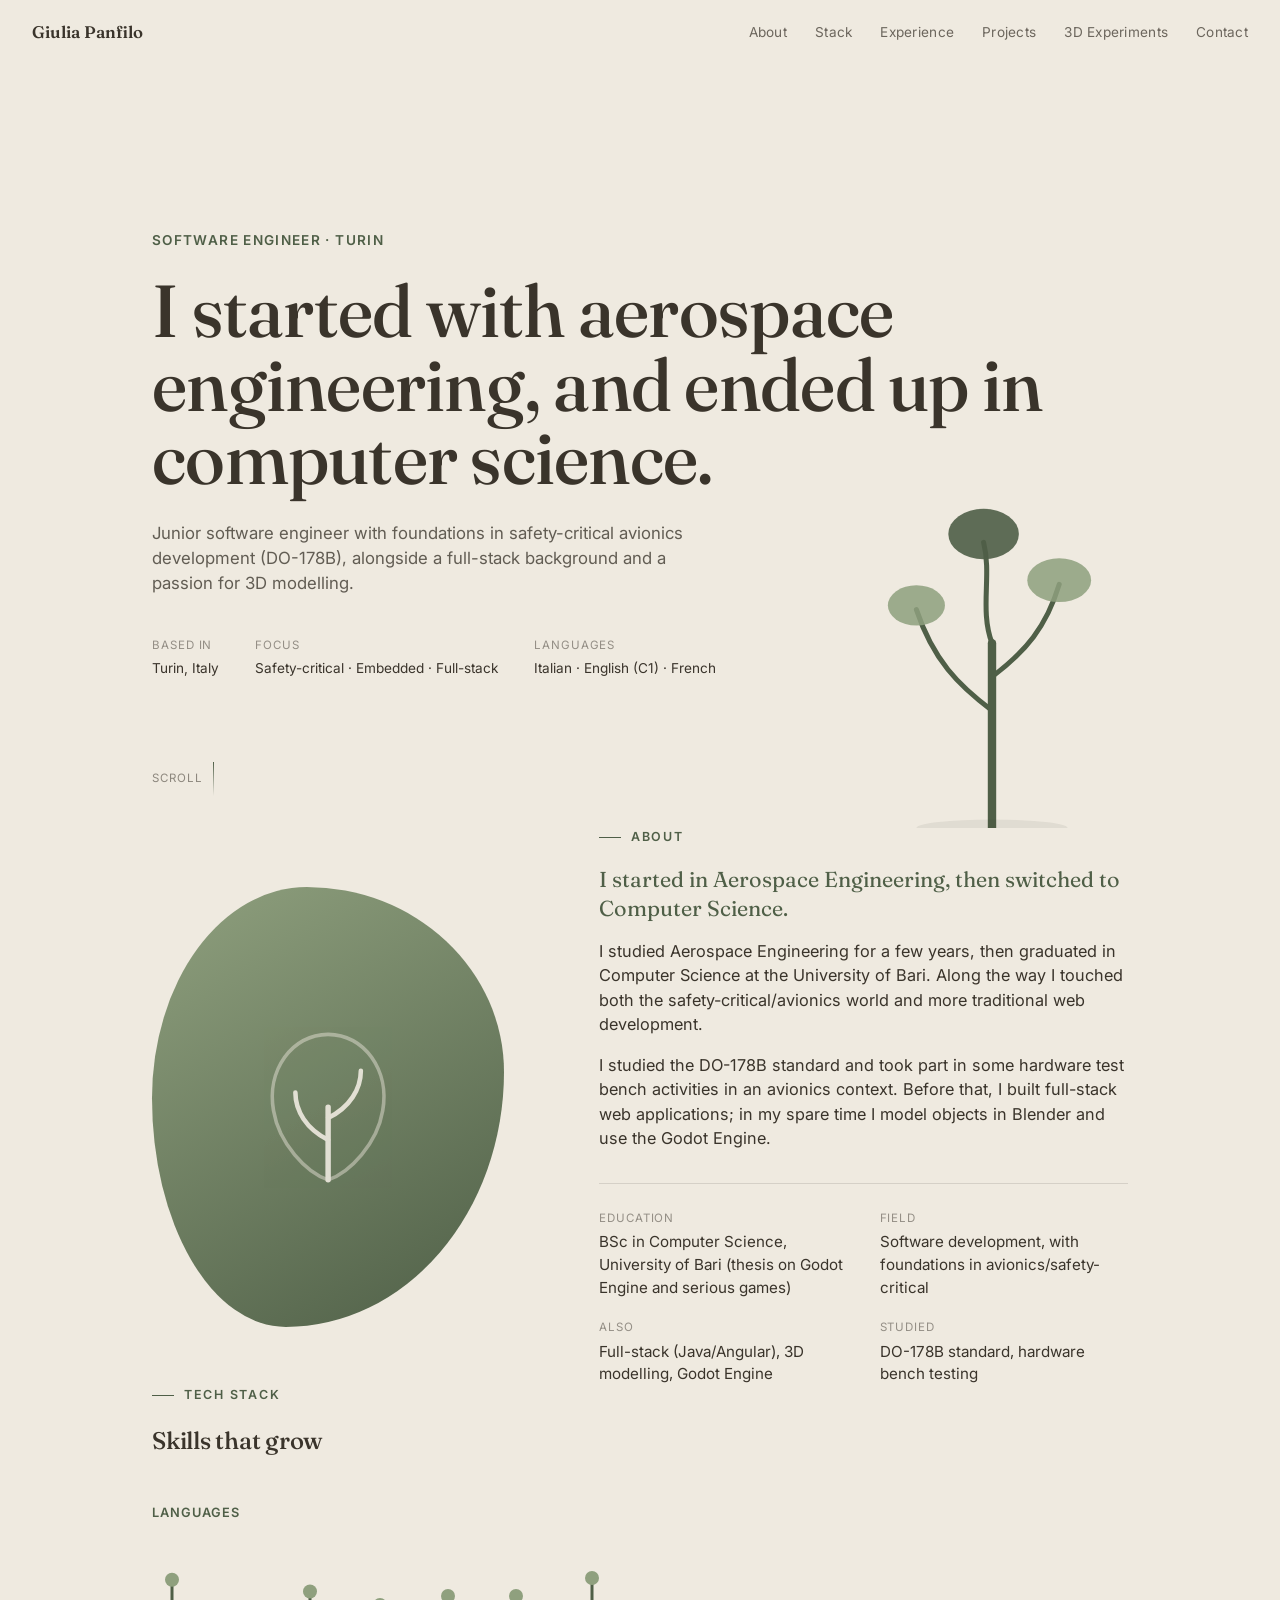
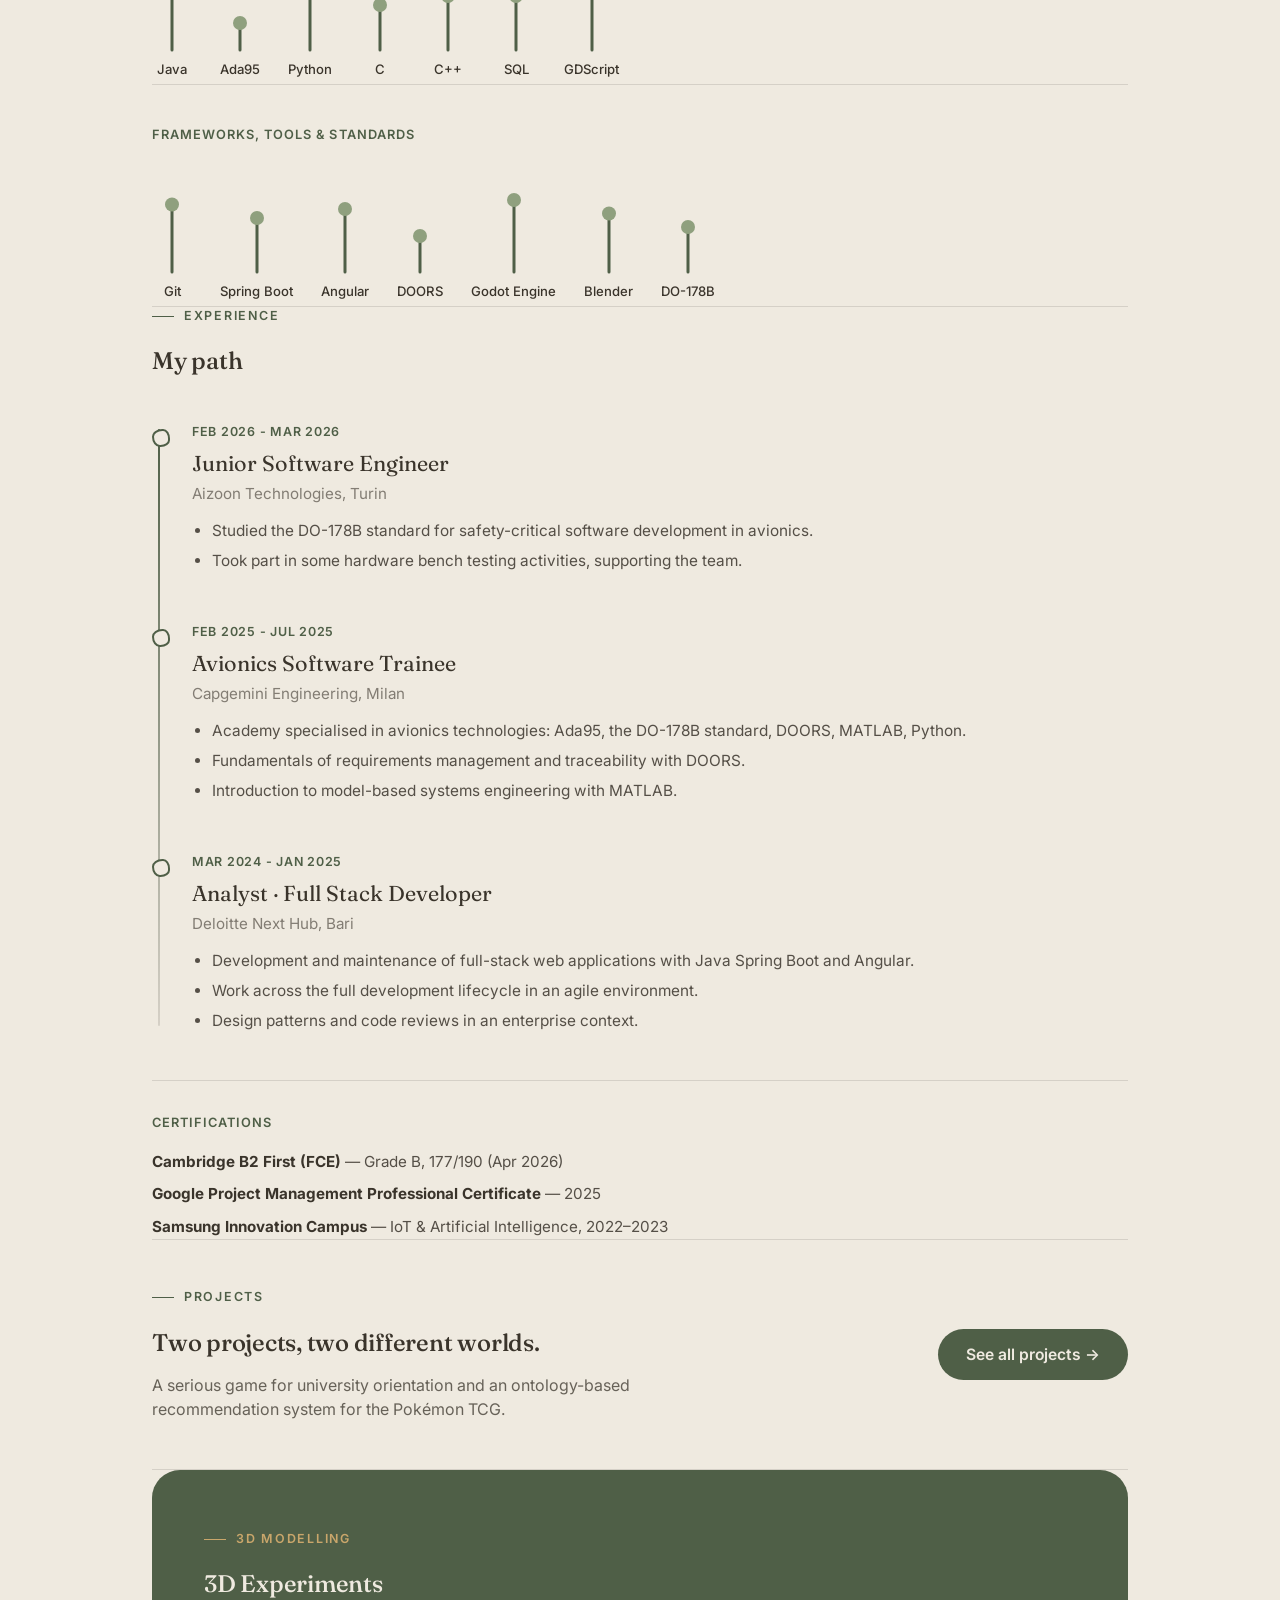
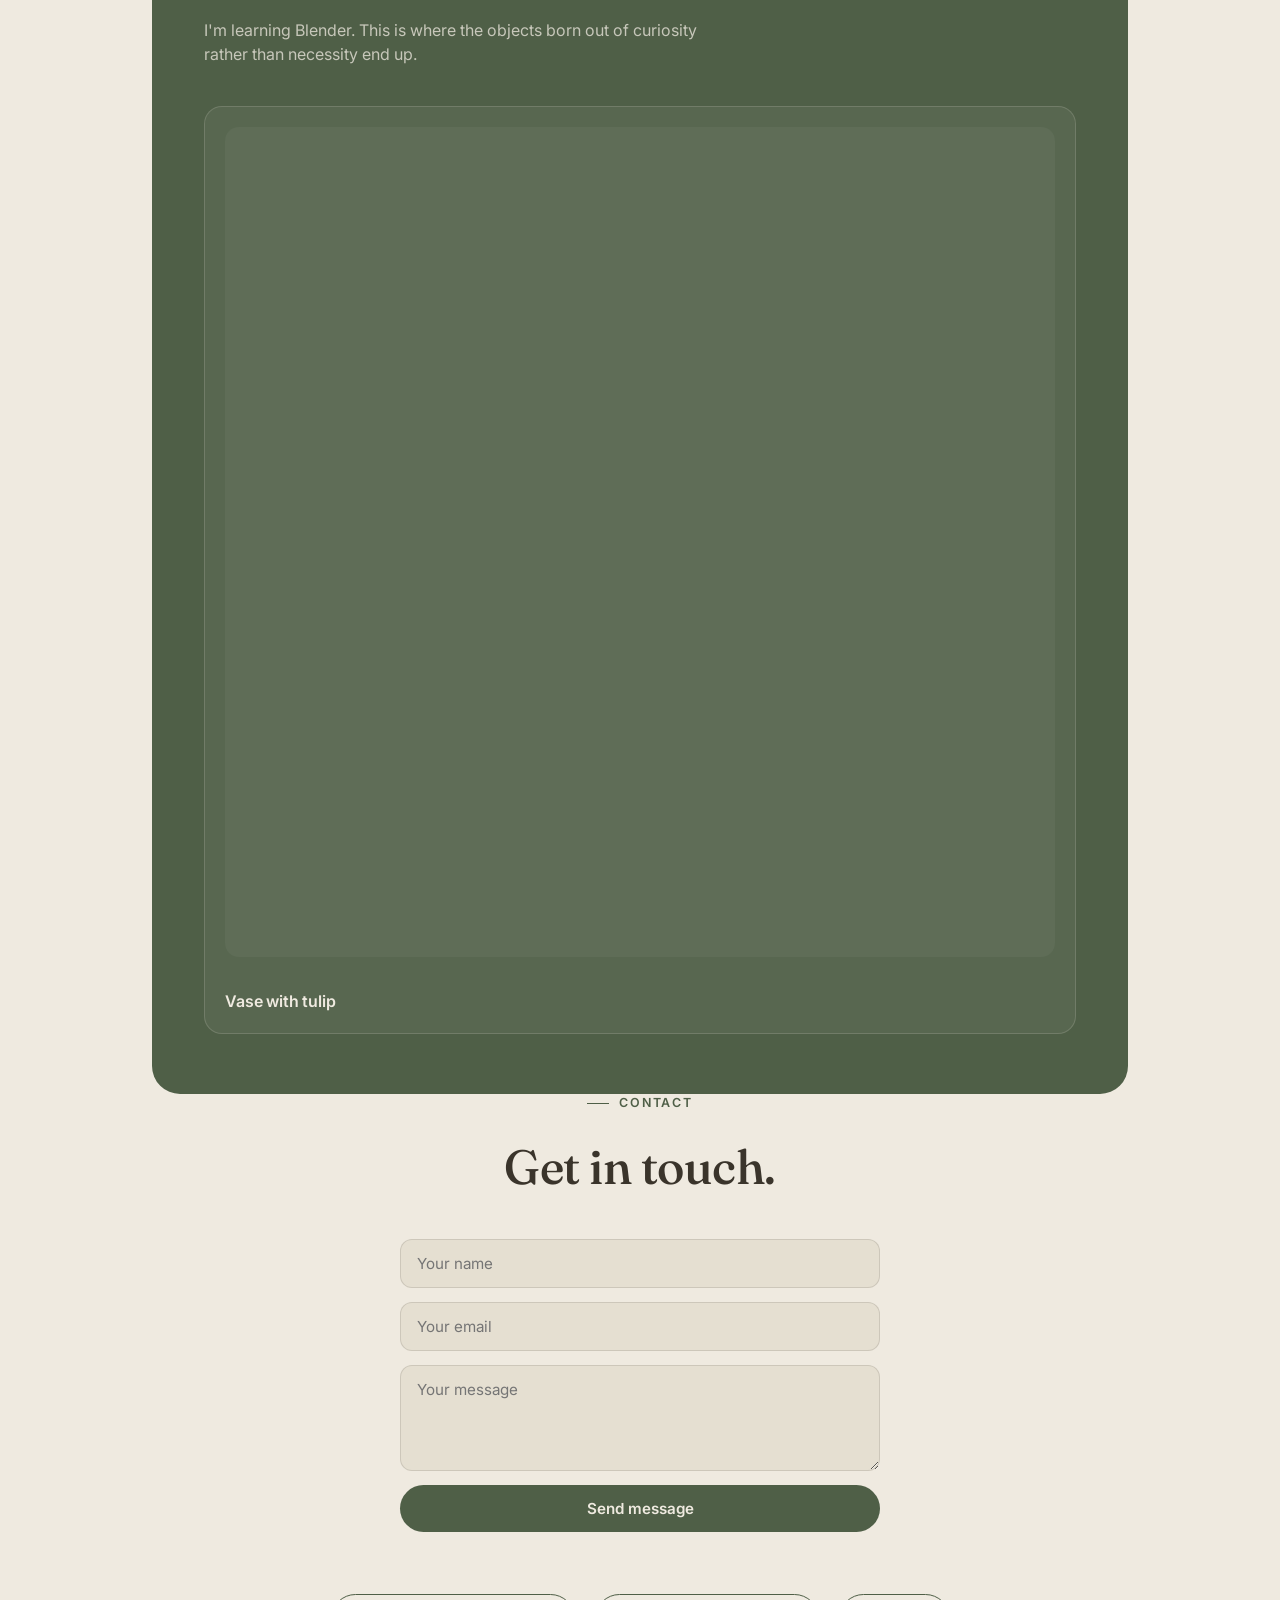
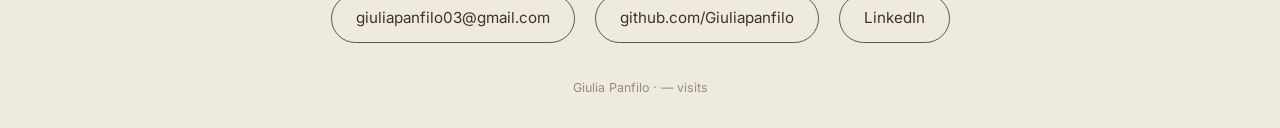
<file: index.html>
<!DOCTYPE html>
<html lang="en">
<head>
<meta charset="UTF-8">
<meta name="viewport" content="width=device-width, initial-scale=1.0">
<title>Giulia Panfilo · Software Engineer</title>
<link rel="preconnect" href="https://fonts.googleapis.com">
<link rel="preconnect" href="https://fonts.gstatic.com" crossorigin>
<link href="https://fonts.googleapis.com/css2?family=Fraunces:ital,opsz,wght@0,9..144,300;0,9..144,500;0,9..144,600;1,9..144,500&family=Inter:wght@400;500;600&display=swap" rel="stylesheet">
<link rel="stylesheet" href="css/style.css">
</head>
<body>

<nav id="nav">
  <div class="nav-mark">Giulia Panfilo</div>
  <ul class="nav-links">
    <li><a href="#chi-sono">About</a></li>
    <li><a href="#stack">Stack</a></li>
    <li><a href="#esperienza">Experience</a></li>
    <li><a href="progetti.html">Projects</a></li>
    <li><a href="#lab">3D Experiments</a></li>
    <li><a href="#contatti">Contact</a></li>
  </ul>
</nav>

<!-- ============ HERO ============ -->
<header class="hero wrap">
  <div class="hero-tag">Software Engineer · Turin</div>
  <h1>I started with aerospace engineering, and ended up in computer science.</h1>
  <p class="hero-sub">Junior software engineer with foundations in safety-critical avionics development (DO-178B), alongside a full-stack background and a passion for 3D modelling.</p>

  <div class="hero-meta">
    <div><span>Based in</span> Turin, Italy</div>
    <div><span>Focus</span> Safety-critical · Embedded · Full-stack</div>
    <div><span>Languages</span> Italian · English (C1) · French</div>
  </div>

  <div class="scroll-cue">Scroll</div>

  <svg class="hero-scene" viewBox="0 0 400 600" preserveAspectRatio="xMaxYMax meet">
    <path d="M200 600 L200 380" stroke="#4F5F47" stroke-width="10" stroke-linecap="round"/>
    <path d="M200 460 C160 430 130 400 110 340" stroke="#4F5F47" stroke-width="6" fill="none" stroke-linecap="round"/>
    <path d="M200 420 C240 390 265 360 280 310" stroke="#4F5F47" stroke-width="6" fill="none" stroke-linecap="round"/>
    <path d="M200 380 C185 340 200 300 190 260" stroke="#4F5F47" stroke-width="6" fill="none" stroke-linecap="round"/>
    <ellipse cx="110" cy="335" rx="34" ry="24" fill="#8FA07E" opacity="0.85"/>
    <ellipse cx="280" cy="305" rx="38" ry="26" fill="#8FA07E" opacity="0.85"/>
    <ellipse cx="190" cy="250" rx="42" ry="30" fill="#4F5F47" opacity="0.9"/>
    <ellipse cx="200" cy="600" rx="90" ry="10" fill="#3A342B" opacity="0.08"/>
  </svg>
</header>

<!-- ============ ABOUT ============ -->
<section id="chi-sono" class="wrap">
  <div class="about-grid">
    <div class="blob-portrait reveal">
      <svg viewBox="0 0 120 120" fill="none">
        <path d="M60 20 C40 20 26 40 30 62 C33 80 48 96 60 100 C72 96 87 80 90 62 C94 40 80 20 60 20Z" stroke="#EFEAE0" stroke-width="2" opacity="0.5"/>
        <path d="M60 100 L60 60" stroke="#EFEAE0" stroke-width="3" stroke-linecap="round"/>
        <path d="M60 78 C48 72 42 62 42 52" stroke="#EFEAE0" stroke-width="2.5" fill="none" stroke-linecap="round"/>
        <path d="M60 66 C72 60 78 50 78 40" stroke="#EFEAE0" stroke-width="2.5" fill="none" stroke-linecap="round"/>
      </svg>
    </div>

    <div class="about-text">
      <div class="eyebrow">About</div>
      <p class="lede">I started in Aerospace Engineering, then switched to Computer Science.</p>
      <p>I studied Aerospace Engineering for a few years, then graduated in Computer Science at the University of Bari. Along the way I touched both the safety-critical/avionics world and more traditional web development.</p>
      <p>I studied the DO-178B standard and took part in some hardware test bench activities in an avionics context. Before that, I built full-stack web applications; in my spare time I model objects in Blender and use the Godot Engine.</p>

      <dl class="about-facts">
        <div><dt>Education</dt><dd>BSc in Computer Science, University of Bari (thesis on Godot Engine and serious games)</dd></div>
        <div><dt>Field</dt><dd>Software development, with foundations in avionics/safety-critical</dd></div>
        <div><dt>Also</dt><dd>Full-stack (Java/Angular), 3D modelling, Godot Engine</dd></div>
        <div><dt>Studied</dt><dd>DO-178B standard, hardware bench testing</dd></div>
      </dl>
    </div>
  </div>
</section>

<!-- ============ TECH STACK ============ -->
<section id="stack" class="wrap">
  <div class="skills-intro reveal">
    <div class="eyebrow">Tech stack</div>
    <h2>Skills that grow</h2>
  </div>

  <div class="skill-groups">
    <div class="skill-group reveal">
      <div class="skill-group-label">Languages</div>
      <div class="stem-field">
        <div class="stem" data-height="0.78" data-name="Java"></div>
        <div class="stem" data-height="0.3" data-name="Ada95"></div>
        <div class="stem" data-height="0.65" data-name="Python"></div>
        <div class="stem" data-height="0.5" data-name="C"></div>
        <div class="stem" data-height="0.6" data-name="C++"></div>
        <div class="stem" data-height="0.6" data-name="SQL"></div>
        <div class="stem" data-height="0.8" data-name="GDScript"></div>
      </div>
    </div>

    <div class="skill-group reveal">
      <div class="skill-group-label">Frameworks, tools &amp; standards</div>
      <div class="stem-field">
        <div class="stem" data-height="0.75" data-name="Git"></div>
        <div class="stem" data-height="0.6" data-name="Spring Boot"></div>
        <div class="stem" data-height="0.7" data-name="Angular"></div>
        <div class="stem" data-height="0.4" data-name="DOORS"></div>
        <div class="stem" data-height="0.8" data-name="Godot Engine"></div>
        <div class="stem" data-height="0.65" data-name="Blender"></div>
        <div class="stem" data-height="0.5" data-name="DO-178B"></div>
      </div>
    </div>
  </div>
</section>

<!-- ============ EXPERIENCE ============ -->
<section id="esperienza" class="wrap">
  <div class="skills-intro reveal">
    <div class="eyebrow">Experience</div>
    <h2>My path</h2>
  </div>

  <div class="timeline">
    <div class="job reveal">
      <div class="job-period">Feb 2026 - Mar 2026</div>
      <div class="job-role">Junior Software Engineer</div>
      <div class="job-org">Aizoon Technologies, Turin</div>
      <ul>
        <li>Studied the DO-178B standard for safety-critical software development in avionics.</li>
        <li>Took part in some hardware bench testing activities, supporting the team.</li>
      </ul>
    </div>

    <div class="job reveal">
      <div class="job-period">Feb 2025 - Jul 2025</div>
      <div class="job-role">Avionics Software Trainee</div>
      <div class="job-org">Capgemini Engineering, Milan</div>
      <ul>
        <li>Academy specialised in avionics technologies: Ada95, the DO-178B standard, DOORS, MATLAB, Python.</li>
        <li>Fundamentals of requirements management and traceability with DOORS.</li>
        <li>Introduction to model-based systems engineering with MATLAB.</li>
      </ul>
    </div>

    <div class="job reveal">
      <div class="job-period">Mar 2024 - Jan 2025</div>
      <div class="job-role">Analyst · Full Stack Developer</div>
      <div class="job-org">Deloitte Next Hub, Bari</div>
      <ul>
        <li>Development and maintenance of full-stack web applications with Java Spring Boot and Angular.</li>
        <li>Work across the full development lifecycle in an agile environment.</li>
        <li>Design patterns and code reviews in an enterprise context.</li>
      </ul>
    </div>
  </div>
  <div class="certifications reveal">
  <div class="skill-group-label">Certifications</div>
  <ul class="cert-list">
    <li><strong>Cambridge B2 First (FCE)</strong> — Grade B, 177/190 (Apr 2026)</li>
    <li><strong>Google Project Management Professional Certificate</strong> — 2025</li>
    <li><strong>Samsung Innovation Campus</strong> — IoT & Artificial Intelligence, 2022–2023</li>
  </ul>
</div>
</section>

<!-- ============ PROJECTS TEASER ============ -->
<section id="progetti-teaser" class="wrap">
  <div class="projects-teaser reveal">
    <div>
      <div class="eyebrow">Projects</div>
      <h2>Two projects, two different worlds.</h2>
      <p>A serious game for university orientation and an ontology-based recommendation system for the Pokémon TCG.</p>
    </div>
    <a href="progetti.html" class="teaser-cta">See all projects →</a>
  </div>
</section>

<!-- ============ 3D EXPERIMENTS ============ -->
<section id="lab" class="wrap">
  <div class="lab reveal">
    <div class="eyebrow">3D Modelling</div>
    <h2>3D Experiments</h2>
    <p class="lab-sub">I'm learning Blender. This is where the objects born out of curiosity rather than necessity end up.</p>

    <div class="lab-grid">
      <div class="lab-card">
        <div class="model-slot" data-model="models/tulipvase1.glb"></div>
        <div>
          <h3>Vase with tulip</h3>
        </div>
      </div>
    </div>
  </div>
</section>

<!-- ============ CONTACT ============ -->
<section id="contatti" class="wrap contact">
  <div class="eyebrow" style="justify-content:center;">Contact</div>
  <h2>Get in touch.</h2>

  <form id="contact-form" class="contact-form">
    <input type="hidden" name="access_key" value="dff0dc2d-3e3f-4c60-bac7-74f50e1c25f4">
    <input type="text" name="name" placeholder="Your name" required>
    <input type="email" name="email" placeholder="Your email" required>
    <textarea name="message" placeholder="Your message" rows="4" required></textarea>
    <button type="submit">Send message</button>
    <p id="form-status"></p>
  </form>

  <div class="contact-links">
    <a href="mailto:giuliapanfilo03@gmail.com">giuliapanfilo03@gmail.com</a>
    <a href="https://github.com/Giuliapanfilo" target="_blank" rel="noopener">github.com/Giuliapanfilo</a>
    <a href="https://www.linkedin.com/in/giuliapanfilo1997" target="_blank" rel="noopener">LinkedIn</a>
  </div>
</section>

<footer>Giulia Panfilo · <span id="visit-count">...</span> visits</footer>

<script src="js/ui.js"></script>
<script src="js/visits.js"></script>
<script src="js/contact.js"></script>

<script type="module" src="js/models.js"></script>

</body>
</html>
</file>
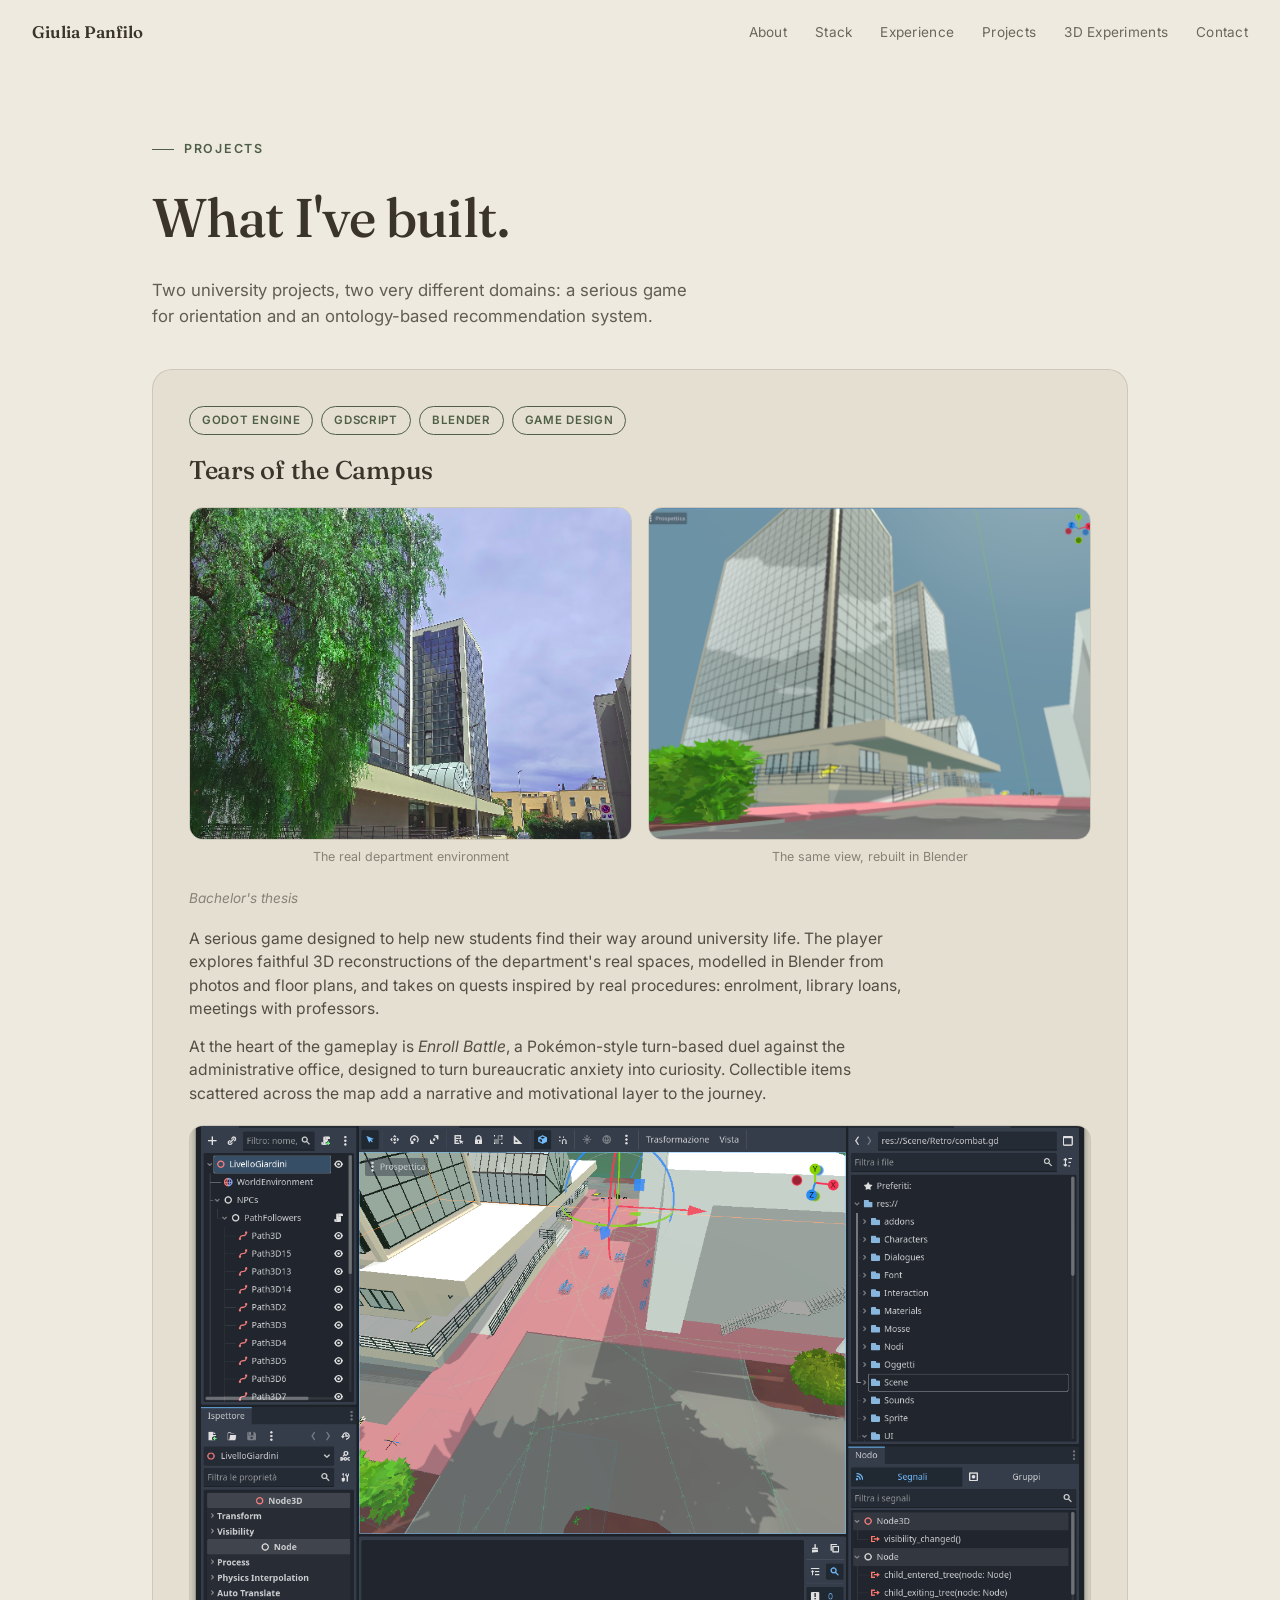
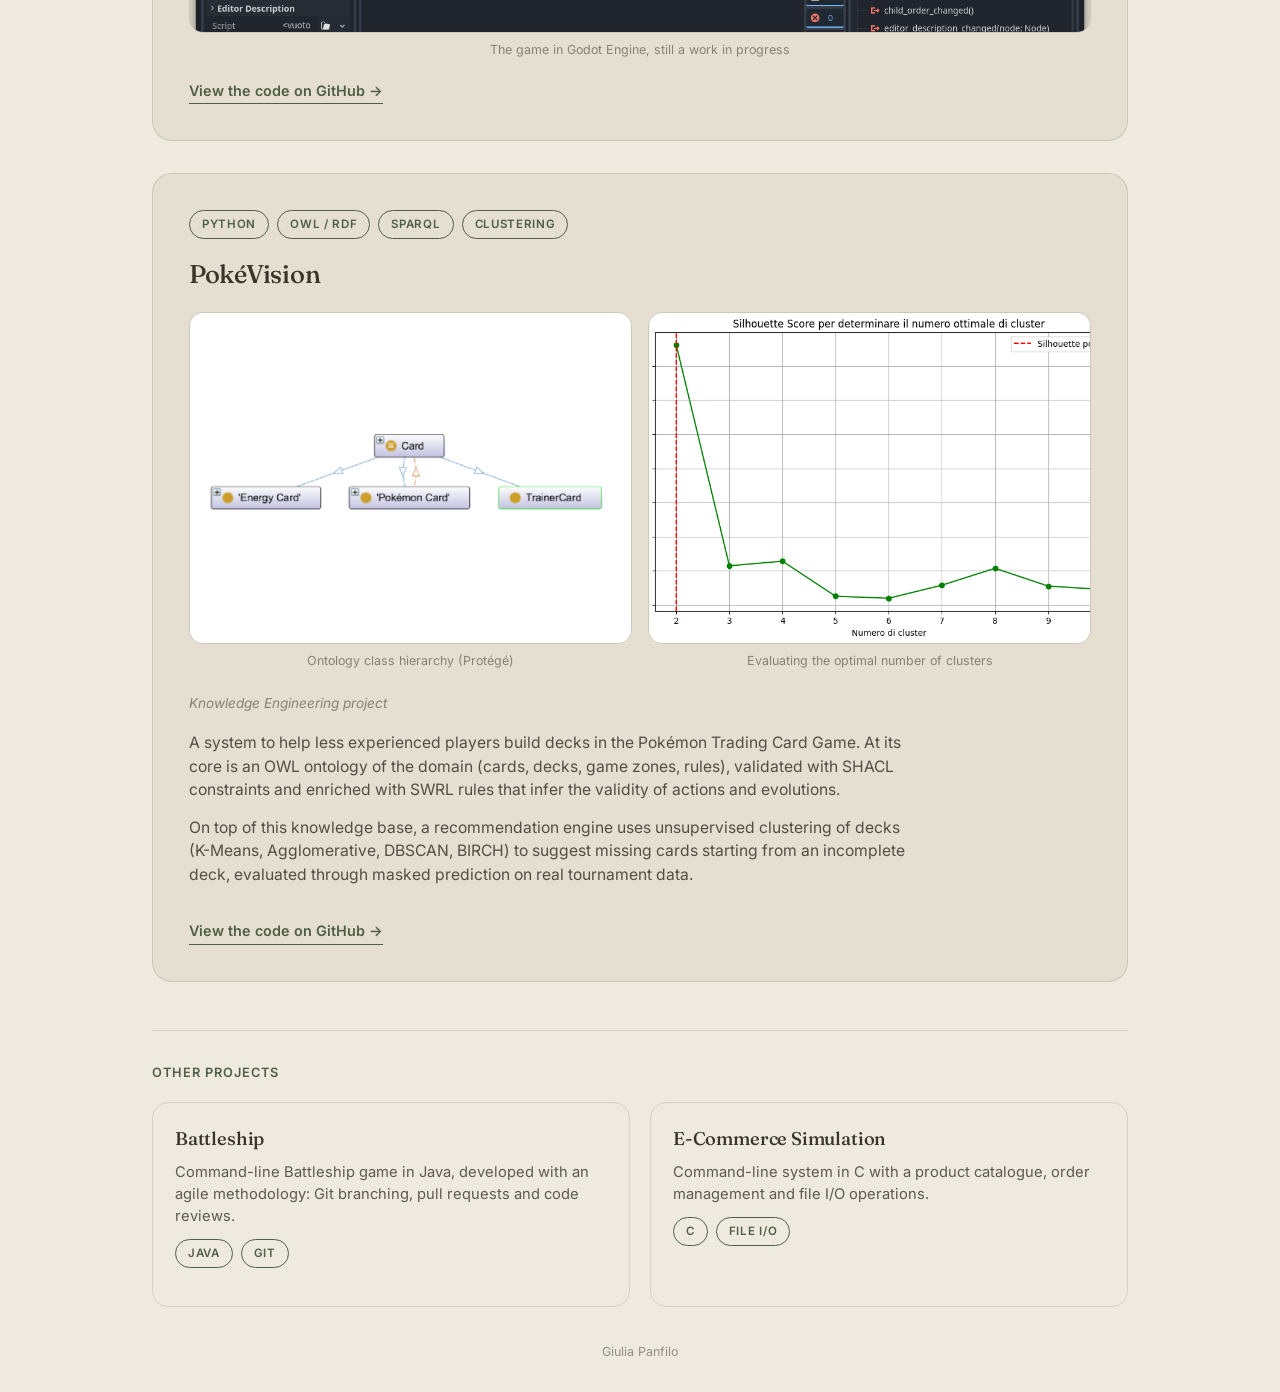
<file: progetti.html>
<!DOCTYPE html>
<html lang="en">
<head>
<meta charset="UTF-8">
<meta name="viewport" content="width=device-width, initial-scale=1.0">
<title>Projects · Giulia Panfilo</title>
<link rel="preconnect" href="https://fonts.googleapis.com">
<link rel="preconnect" href="https://fonts.gstatic.com" crossorigin>
<link href="https://fonts.googleapis.com/css2?family=Fraunces:ital,opsz,wght@0,9..144,300;0,9..144,500;0,9..144,600;1,9..144,500&family=Inter:wght@400;500;600&display=swap" rel="stylesheet">
<link rel="stylesheet" href="css/style.css">
</head>
<body>

<nav id="nav">
  <div class="nav-mark"><a href="index.html" style="text-decoration:none; color:inherit;">Giulia Panfilo</a></div>
  <ul class="nav-links">
    <li><a href="index.html#chi-sono">About</a></li>
    <li><a href="index.html#stack">Stack</a></li>
    <li><a href="index.html#esperienza">Experience</a></li>
    <li><a href="progetti.html">Projects</a></li>
    <li><a href="index.html#lab">3D Experiments</a></li>
    <li><a href="index.html#contatti">Contact</a></li>
  </ul>
</nav>

<header class="wrap" style="padding-top:140px; padding-bottom:40px;">
  <div class="eyebrow">Projects</div>
  <h1 style="font-size:clamp(2rem,5vw,3.4rem); max-width:760px;">What I've built.</h1>
  <p class="hero-sub" style="margin-top:20px;">Two university projects, two very different domains: a serious game for orientation and an ontology-based recommendation system.</p>
</header>

<section class="wrap" style="padding-top:0;">
  <div class="projects-grid">

    <article class="project-card reveal">
      <div class="project-tags">
        <span class="tag-pill">Godot Engine</span>
        <span class="tag-pill">GDScript</span>
        <span class="tag-pill">Blender</span>
        <span class="tag-pill">Game Design</span>
      </div>
      <h2>Tears of the Campus</h2>
      <div class="project-compare">
        <figure>
          <img src="images/diboutside2.png" alt="Real photo of the department's exterior" loading="lazy">
          <figcaption>The real department environment</figcaption>
        </figure>
        <figure>
          <img src="images/diboutsideblender.png" alt="3D reconstruction of the department in Blender" loading="lazy">
          <figcaption>The same view, rebuilt in Blender</figcaption>
        </figure>
      </div>
      <p class="project-role">Bachelor's thesis</p>
      <p>A serious game designed to help new students find their way around university life. The player explores faithful 3D reconstructions of the department's real spaces, modelled in Blender from photos and floor plans, and takes on quests inspired by real procedures: enrolment, library loans, meetings with professors.</p>
      <p>At the heart of the gameplay is <em>Enroll Battle</em>, a Pokémon-style turn-based duel against the administrative office, designed to turn bureaucratic anxiety into curiosity. Collectible items scattered across the map add a narrative and motivational layer to the journey.</p>
      <figure class="project-single-media">
        <img src="images/godot.png" alt="In-game screenshot in Godot Engine, work-in-progress version" loading="lazy">
        <figcaption>The game in Godot Engine, still a work in progress</figcaption>
      </figure>
      <a href="https://github.com/Giuliapanfilo/TearsOfTheCampus" target="_blank" rel="noopener" class="repo-link">View the code on GitHub →</a>
    </article>

    <article class="project-card reveal">
      <div class="project-tags">
        <span class="tag-pill">Python</span>
        <span class="tag-pill">OWL / RDF</span>
        <span class="tag-pill">SPARQL</span>
        <span class="tag-pill">Clustering</span>
      </div>
      <h2>PokéVision</h2>
      <div class="project-compare">
        <figure>
          <img src="images/Card.png" alt="Class graph of the OWL ontology, with Card specialised into EnergyCard, PokemonCard and TrainerCard" loading="lazy">
          <figcaption>Ontology class hierarchy (Protégé)</figcaption>
        </figure>
        <figure>
          <img src="images/KEYWORDS_QUANTITY_silhouette.png" alt="Elbow and silhouette score charts for determining the optimal number of clusters" loading="lazy">
          <figcaption>Evaluating the optimal number of clusters</figcaption>
        </figure>
      </div>
      <p class="project-role">Knowledge Engineering project</p>
      <p>A system to help less experienced players build decks in the Pokémon Trading Card Game. At its core is an OWL ontology of the domain (cards, decks, game zones, rules), validated with SHACL constraints and enriched with SWRL rules that infer the validity of actions and evolutions.</p>
      <p>On top of this knowledge base, a recommendation engine uses unsupervised clustering of decks (K-Means, Agglomerative, DBSCAN, BIRCH) to suggest missing cards starting from an incomplete deck, evaluated through masked prediction on real tournament data.</p>
      <a href="https://github.com/Giuliapanfilo/pokemonDeckBuilder" target="_blank" rel="noopener" class="repo-link">View the code on GitHub →</a>
    </article>

  </div>
  <div class="secondary-projects reveal">
  <div class="skill-group-label">Other projects</div>
  <div class="secondary-projects-list">
    <div class="secondary-project">
      <h3>Battleship</h3>
      <p>Command-line Battleship game in Java, developed with an agile methodology: Git branching, pull requests and code reviews.</p>
      <div class="project-tags">
        <span class="tag-pill">Java</span>
        <span class="tag-pill">Git</span>
      </div>
    </div>
    <div class="secondary-project">
      <h3>E-Commerce Simulation</h3>
      <p>Command-line system in C with a product catalogue, order management and file I/O operations.</p>
      <div class="project-tags">
        <span class="tag-pill">C</span>
        <span class="tag-pill">File I/O</span>
      </div>
    </div>
  </div>
</div>
</section>

<footer>Giulia Panfilo</footer>

<script src="js/ui.js"></script>

</body>
</html>
</file>
<file: css/style.css>
:root {
  --cream: #EFEAE0;
  --cream-deep: #E5DFD1;
  --sage-dark: #4F5F47;
  --sage-light: #8FA07E;
  --ink: #3A342B;
  --honey: #C9A66B;
  --line: rgba(58, 52, 43, 0.14);
  --serif: 'Fraunces', serif;
  --sans: 'Inter', sans-serif;
}

* { margin: 0; padding: 0; box-sizing: border-box; }

html { scroll-behavior: smooth; }

body {
  background: var(--cream);
  color: var(--ink);
  font-family: var(--sans);
  line-height: 1.5;
  overflow-x: hidden;
}

::selection { background: var(--sage-light); color: var(--cream); }

a { color: inherit; }

.wrap {
  max-width: 1040px;
  margin: 0 auto;
  padding: 0 32px;
}

section { position: relative; padding: 84px 0; }

h1, h2, h3 { font-family: var(--serif); font-weight: 500; letter-spacing: -0.01em; }

.eyebrow {
  font-size: 0.78rem;
  letter-spacing: 0.14em;
  text-transform: uppercase;
  color: var(--sage-dark);
  font-weight: 600;
  margin-bottom: 18px;
  display: flex;
  align-items: center;
  gap: 10px;
}
.eyebrow::before {
  content: '';
  width: 22px;
  height: 1px;
  background: var(--sage-dark);
  display: inline-block;
}

/* ---------- NAV ---------- */
nav {
  position: fixed;
  top: 0; left: 0; right: 0;
  z-index: 100;
  padding: 20px 32px;
  display: flex;
  justify-content: space-between;
  align-items: center;
  transition: background 0.4s ease, box-shadow 0.4s ease;
}
nav.scrolled {
  background: rgba(239, 234, 224, 0.86);
  backdrop-filter: blur(10px);
  box-shadow: 0 1px 0 var(--line);
}
.nav-mark { font-family: var(--serif); font-size: 1.05rem; font-weight: 600; }
.nav-links { display: flex; gap: 28px; list-style: none; font-size: 0.85rem; letter-spacing: 0.02em; }
.nav-links a { text-decoration: none; opacity: 0.72; transition: opacity 0.2s; }
.nav-links a:hover { opacity: 1; }
@media (max-width: 720px) { .nav-links { display: none; } }

/* ---------- HERO ---------- */
.hero { min-height: 92vh; display: flex; flex-direction: column; justify-content: center; padding-top: 80px; position: relative; }
.hero-tag { font-size: 0.85rem; letter-spacing: 0.1em; text-transform: uppercase; color: var(--sage-dark); font-weight: 600; margin-bottom: 24px; }
.hero h1 { font-size: clamp(2.4rem, 6.2vw, 4.6rem); line-height: 1.0; max-width: 900px; }
.hero h1 em { font-style: italic; color: var(--sage-dark); }
.hero-sub { margin-top: 26px; max-width: 540px; font-size: 1.05rem; color: rgba(58,52,43,0.78); }
.hero-meta { margin-top: 40px; display: flex; gap: 36px; flex-wrap: wrap; font-size: 0.85rem; }
.hero-meta span { display: block; color: rgba(58,52,43,0.5); font-size: 0.72rem; text-transform: uppercase; letter-spacing: 0.08em; margin-bottom: 4px; }

.hero-scene { position: absolute; right: 0; bottom: 0; width: min(42vw, 460px); height: 56vh; pointer-events: none; }
@media (max-width: 900px) { .hero-scene { display: none; } }

.scroll-cue { position: absolute; bottom: 32px; left: 32px; display: flex; align-items: center; gap: 10px; font-size: 0.72rem; letter-spacing: 0.08em; text-transform: uppercase; color: rgba(58,52,43,0.55); }
.scroll-cue::after { content: ''; width: 1px; height: 34px; background: linear-gradient(var(--sage-dark), transparent); }

/* ---------- CHI SONO ---------- */
.about-grid { display: grid; grid-template-columns: 0.85fr 1.15fr; gap: 56px; align-items: center; }
@media (max-width: 780px) { .about-grid { grid-template-columns: 1fr; gap: 40px; } }

.blob-portrait {
  aspect-ratio: 4/5;
  max-height: 440px;
  border-radius: 44% 56% 62% 38% / 48% 42% 58% 52%;
  background: linear-gradient(150deg, var(--sage-light), var(--sage-dark));
  display: flex; align-items: center; justify-content: center;
  position: relative; overflow: hidden;
}
.blob-portrait svg { width: 62%; opacity: 0.9; }

.about-text p { font-size: 1.02rem; margin-bottom: 16px; max-width: 560px; }
.about-text p.lede { font-family: var(--serif); font-size: 1.35rem; line-height: 1.35; color: var(--sage-dark); }

.about-facts { margin-top: 32px; display: grid; grid-template-columns: repeat(2, 1fr); gap: 20px 32px; border-top: 1px solid var(--line); padding-top: 26px; }
.about-facts dt { font-size: 0.72rem; text-transform: uppercase; letter-spacing: 0.08em; color: rgba(58,52,43,0.5); margin-bottom: 4px; }
.about-facts dd { font-size: 0.95rem; }
@media (max-width: 480px) { .about-facts { grid-template-columns: 1fr; } }

/* ---------- STACK / SKILLS ---------- */
.skills-intro { max-width: 560px; margin-bottom: 44px; }
.skills-intro p { color: rgba(58,52,43,0.75); margin-top: 14px; }

.skill-groups { display: flex; flex-direction: column; gap: 40px; }
.skill-group-label { font-size: 0.8rem; text-transform: uppercase; letter-spacing: 0.08em; color: var(--sage-dark); font-weight: 600; margin-bottom: 18px; }

.stem-field { display: flex; align-items: flex-end; gap: 28px; flex-wrap: wrap; padding-bottom: 4px; border-bottom: 1px solid var(--line); }

.stem { display: flex; flex-direction: column; align-items: center; gap: 10px; cursor: default; }
.stem svg { display: block; overflow: visible; }
.stem .stem-path {
  stroke: var(--sage-dark); stroke-width: 3; fill: none; stroke-linecap: round;
  stroke-dasharray: 200; stroke-dashoffset: 200;
  transition: stroke-dashoffset 1.4s cubic-bezier(.22,1,.36,1);
}
.stem.grown .stem-path { stroke-dashoffset: 0; }
.stem .leaf {
  fill: var(--sage-light); opacity: 0; transform: scale(0.4); transform-origin: center;
  transition: opacity 0.6s ease 0.8s, transform 0.6s cubic-bezier(.22,1,.36,1) 0.8s;
}
.stem.grown .leaf { opacity: 1; transform: scale(1); }
.stem-name { font-size: 0.82rem; font-weight: 500; }
.stem:hover .stem-path { stroke: var(--honey); }

/* ---------- ESPERIENZA ---------- */
.timeline { position: relative; padding-left: 40px; }
.timeline::before {
  content: ''; position: absolute; left: 6px; top: 6px; bottom: 6px; width: 2px;
  background: linear-gradient(var(--sage-dark), var(--line)); border-radius: 2px;
}
.job { position: relative; padding-bottom: 44px; }
.job:last-child { padding-bottom: 0; }
.job::before {
  content: ''; position: absolute; left: -40px; top: 6px; width: 14px; height: 14px;
  border-radius: 60% 40% 55% 45% / 45% 55% 40% 60%;
  background: var(--cream); border: 2px solid var(--sage-dark);
}
.job-period { font-size: 0.78rem; text-transform: uppercase; letter-spacing: 0.06em; color: var(--sage-dark); font-weight: 600; margin-bottom: 6px; }
.job-role { font-family: var(--serif); font-size: 1.35rem; margin-bottom: 2px; }
.job-org { font-size: 0.95rem; color: rgba(58,52,43,0.6); margin-bottom: 14px; }
.job ul { padding-left: 20px; }
.job li { margin-bottom: 7px; font-size: 0.96rem; color: rgba(58,52,43,0.85); }

/* ---------- ESPERIMENTI 3D ---------- */
.lab { background: var(--sage-dark); color: var(--cream); border-radius: 28px; padding: 60px 52px; }
.lab .eyebrow { color: var(--honey); }
.lab .eyebrow::before { background: var(--honey); }
.lab h2 { color: var(--cream); }
.lab-sub { max-width: 520px; margin-top: 16px; color: rgba(239,234,224,0.75); }

.lab-grid {
    margin-top: 40px;
    display: grid;
    grid-template-columns: repeat(auto-fit, minmax(240px, 1fr));
    gap: 28px;
}
.lab-card {
    background: rgba(239,234,224,0.06);
    border: 1px solid rgba(239,234,224,0.16);
    border-radius: 18px;
    padding: 20px;

    display: flex;
    flex-direction: column;
    gap: 16px;
}
.lab-card .model-slot{
    width: 100%;
    aspect-ratio: 1 / 1;
    overflow: hidden;
    border-radius: 14px;
    background: rgba(255,255,255,.04);
    display: block;
    position: relative;
}

.lab-card .model-slot canvas{
    width:100%;
    height:100%;
    display:block;
}
.lab-card h3 { font-family: var(--sans); font-weight: 600; font-size: 1rem; margin-top: 16px; }
.lab-card p { font-size: 0.85rem; color: rgba(239,234,224,0.65); margin-top: 4px; }

/* ---------- CONTATTI ---------- */
.contact { text-align: center; }
.contact h2 { font-size: clamp(1.9rem, 4.6vw, 3rem); max-width: 640px; margin: 0 auto; }

.contact-form { max-width: 480px; margin: 36px auto 0; display: flex; flex-direction: column; gap: 14px; text-align: left; }
.contact-form input, .contact-form textarea {
  font-family: var(--sans); font-size: 0.95rem; padding: 14px 16px;
  border: 1px solid var(--line); border-radius: 12px;
  background: var(--cream-deep); color: var(--ink); resize: vertical;
}
.contact-form input:focus, .contact-form textarea:focus { outline: 2px solid var(--sage-light); outline-offset: 1px; }
.contact-form button {
  font-family: var(--sans); font-weight: 600; font-size: 0.95rem; padding: 14px;
  border: none; border-radius: 999px; background: var(--sage-dark); color: var(--cream);
  cursor: pointer; transition: opacity 0.2s;
}
.contact-form button:hover { opacity: 0.85; }
#form-status { font-size: 0.85rem; min-height: 20px; text-align: center; color: var(--sage-dark); }

.contact-links { margin-top: 28px; display: flex; gap: 20px; justify-content: center; flex-wrap: wrap; }
.contact-links a { text-decoration: none; font-size: 0.95rem; padding: 12px 24px; border: 1px solid var(--sage-dark); border-radius: 999px; transition: background 0.2s ease, color 0.2s ease; }
.contact-links a:hover { background: var(--sage-dark); color: var(--cream); }

footer { text-align: center; padding: 36px 0 30px; font-size: 0.78rem; color: rgba(58,52,43,0.5); }

.reveal { opacity: 0; transform: translateY(24px); transition: opacity 0.8s ease, transform 0.8s cubic-bezier(.22,1,.36,1); }
.reveal.in { opacity: 1; transform: translateY(0); }

@media (prefers-reduced-motion: reduce) {
  * { transition: none !important; scroll-behavior: auto !important; }
}

/* ---------- PROGETTI ---------- */
.projects-grid {
  display: flex;
  flex-direction: column;
  gap: 32px;
  padding-bottom: 40px;
}
.project-card {
  border: 1px solid var(--line);
  border-radius: 20px;
  padding: 36px;
  background: var(--cream-deep);
}
.project-tags {
  display: flex;
  gap: 8px;
  flex-wrap: wrap;
  margin-bottom: 16px;
}
.tag-pill {
  font-size: 0.72rem;
  text-transform: uppercase;
  letter-spacing: 0.06em;
  font-weight: 600;
  color: var(--sage-dark);
  border: 1px solid var(--sage-dark);
  border-radius: 999px;
  padding: 5px 12px;
}
.project-card h2 { font-size: 1.6rem; margin-bottom: 6px; }
.project-role {
  font-size: 0.85rem;
  color: rgba(58,52,43,0.55);
  margin-bottom: 18px;
  font-style: italic;
}
.project-card p:not(.project-role) {
  font-size: 0.98rem;
  color: rgba(58,52,43,0.85);
  margin-bottom: 14px;
  max-width: 720px;
}
.project-card p:last-child { margin-bottom: 0; }



.projects-teaser {
  display: flex;
  justify-content: space-between;
  align-items: center;
  gap: 32px;
  flex-wrap: wrap;
  border-top: 1px solid var(--line);
  border-bottom: 1px solid var(--line);
  padding: 48px 0;
}
.projects-teaser p { margin-top: 12px; max-width: 480px; color: rgba(58,52,43,0.75); }
.teaser-cta {
  flex-shrink: 0;
  font-weight: 600;
  font-size: 0.98rem;
  padding: 14px 28px;
  border-radius: 999px;
  background: var(--sage-dark);
  color: var(--cream);
  text-decoration: none;
  transition: opacity 0.2s;
}
.teaser-cta:hover { opacity: 0.85; }
@media (max-width: 640px) { .projects-teaser { flex-direction: column; align-items: flex-start; } }

.project-compare {
  display: grid;
  grid-template-columns: 1fr 1fr;
  gap: 16px;
  margin: 18px 0 22px;
}
.project-compare figure,
.project-single-media {
  margin: 0;
}
.project-compare img,
.project-single-media img {
  width: 100%;
  display: block;
  border-radius: 14px;
  border: 1px solid var(--line);
  object-fit: cover;
  aspect-ratio: 4 / 3;
}
.project-single-media {
  margin-top: 20px;
}
.project-single-media img {
  aspect-ratio: 16 / 9;
}
figcaption {
  font-size: 0.78rem;
  color: rgba(58,52,43,0.55);
  margin-top: 8px;
  text-align: center;
}
@media (max-width: 560px) {
  .project-compare { grid-template-columns: 1fr; }
}

.repo-link {
  display: inline-block;
  margin-top: 20px;
  font-size: 0.9rem;
  font-weight: 600;
  color: var(--sage-dark);
  text-decoration: none;
  border-bottom: 1px solid var(--sage-dark);
  padding-bottom: 2px;
  transition: opacity 0.2s;
}
.repo-link:hover { opacity: 0.7; }

/* ---------- CERTIFICAZIONI ---------- */
.certifications { margin-top: 48px; padding-top: 32px; border-top: 1px solid var(--line); }
.cert-list { list-style: none; display: flex; flex-direction: column; gap: 10px; margin-top: 14px; }
.cert-list li { font-size: 0.95rem; color: rgba(58,52,43,0.85); }
.cert-list strong { color: var(--ink); }

/* ---------- ALTRI PROGETTI (pagina progetti) ---------- */
.secondary-projects { margin-top: 8px; padding-top: 32px; border-top: 1px solid var(--line); }
.secondary-projects-list {
  display: grid;
  grid-template-columns: repeat(auto-fit, minmax(240px, 1fr));
  gap: 20px;
  margin-top: 20px;
}
.secondary-project {
  border: 1px solid var(--line);
  border-radius: 16px;
  padding: 22px;
}
.secondary-project h3 { font-family: var(--serif); font-size: 1.15rem; margin-bottom: 8px; }
.secondary-project p { font-size: 0.92rem; color: rgba(58,52,43,0.8); margin-bottom: 12px; }
</file>
